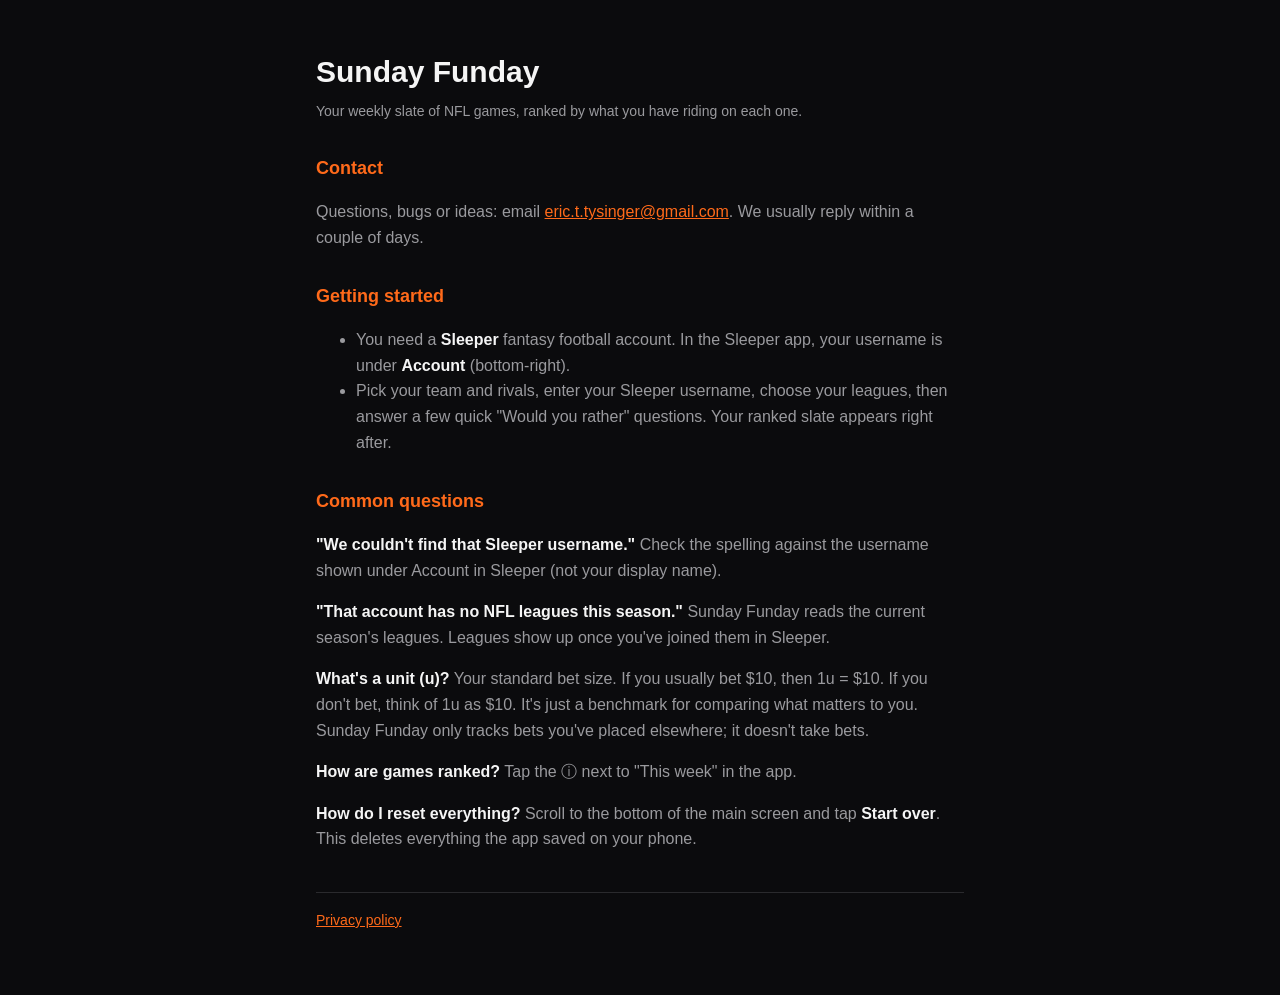
<file: index.html>
<!doctype html>
<html lang="en">
<head>
<meta charset="utf-8">
<meta name="viewport" content="width=device-width, initial-scale=1">
<title>Sunday Funday Support</title>
<link rel="stylesheet" href="style.css">
</head>
<body>
<main>
<h1>Sunday Funday</h1>
<p class="date">Your weekly slate of NFL games, ranked by what you have riding on each one.</p>

<h2>Contact</h2>
<p>Questions, bugs or ideas: email <a href="mailto:eric.t.tysinger@gmail.com">eric.t.tysinger@gmail.com</a>. We usually reply within a couple of days.</p>

<h2>Getting started</h2>
<ul>
<li>You need a <strong>Sleeper</strong> fantasy football account. In the Sleeper app, your username is under <strong>Account</strong> (bottom-right).</li>
<li>Pick your team and rivals, enter your Sleeper username, choose your leagues, then answer a few quick "Would you rather" questions. Your ranked slate appears right after.</li>
</ul>

<h2>Common questions</h2>
<p><strong>"We couldn't find that Sleeper username."</strong> Check the spelling against the username shown under Account in Sleeper (not your display name).</p>
<p><strong>"That account has no NFL leagues this season."</strong> Sunday Funday reads the current season's leagues. Leagues show up once you've joined them in Sleeper.</p>
<p><strong>What's a unit (u)?</strong> Your standard bet size. If you usually bet $10, then 1u = $10. If you don't bet, think of 1u as $10. It's just a benchmark for comparing what matters to you. Sunday Funday only tracks bets you've placed elsewhere; it doesn't take bets.</p>
<p><strong>How are games ranked?</strong> Tap the ⓘ next to "This week" in the app.</p>
<p><strong>How do I reset everything?</strong> Scroll to the bottom of the main screen and tap <strong>Start over</strong>. This deletes everything the app saved on your phone.</p>

<nav><a href="privacy.html">Privacy policy</a></nav>
</main>
</body>
</html>
</file>
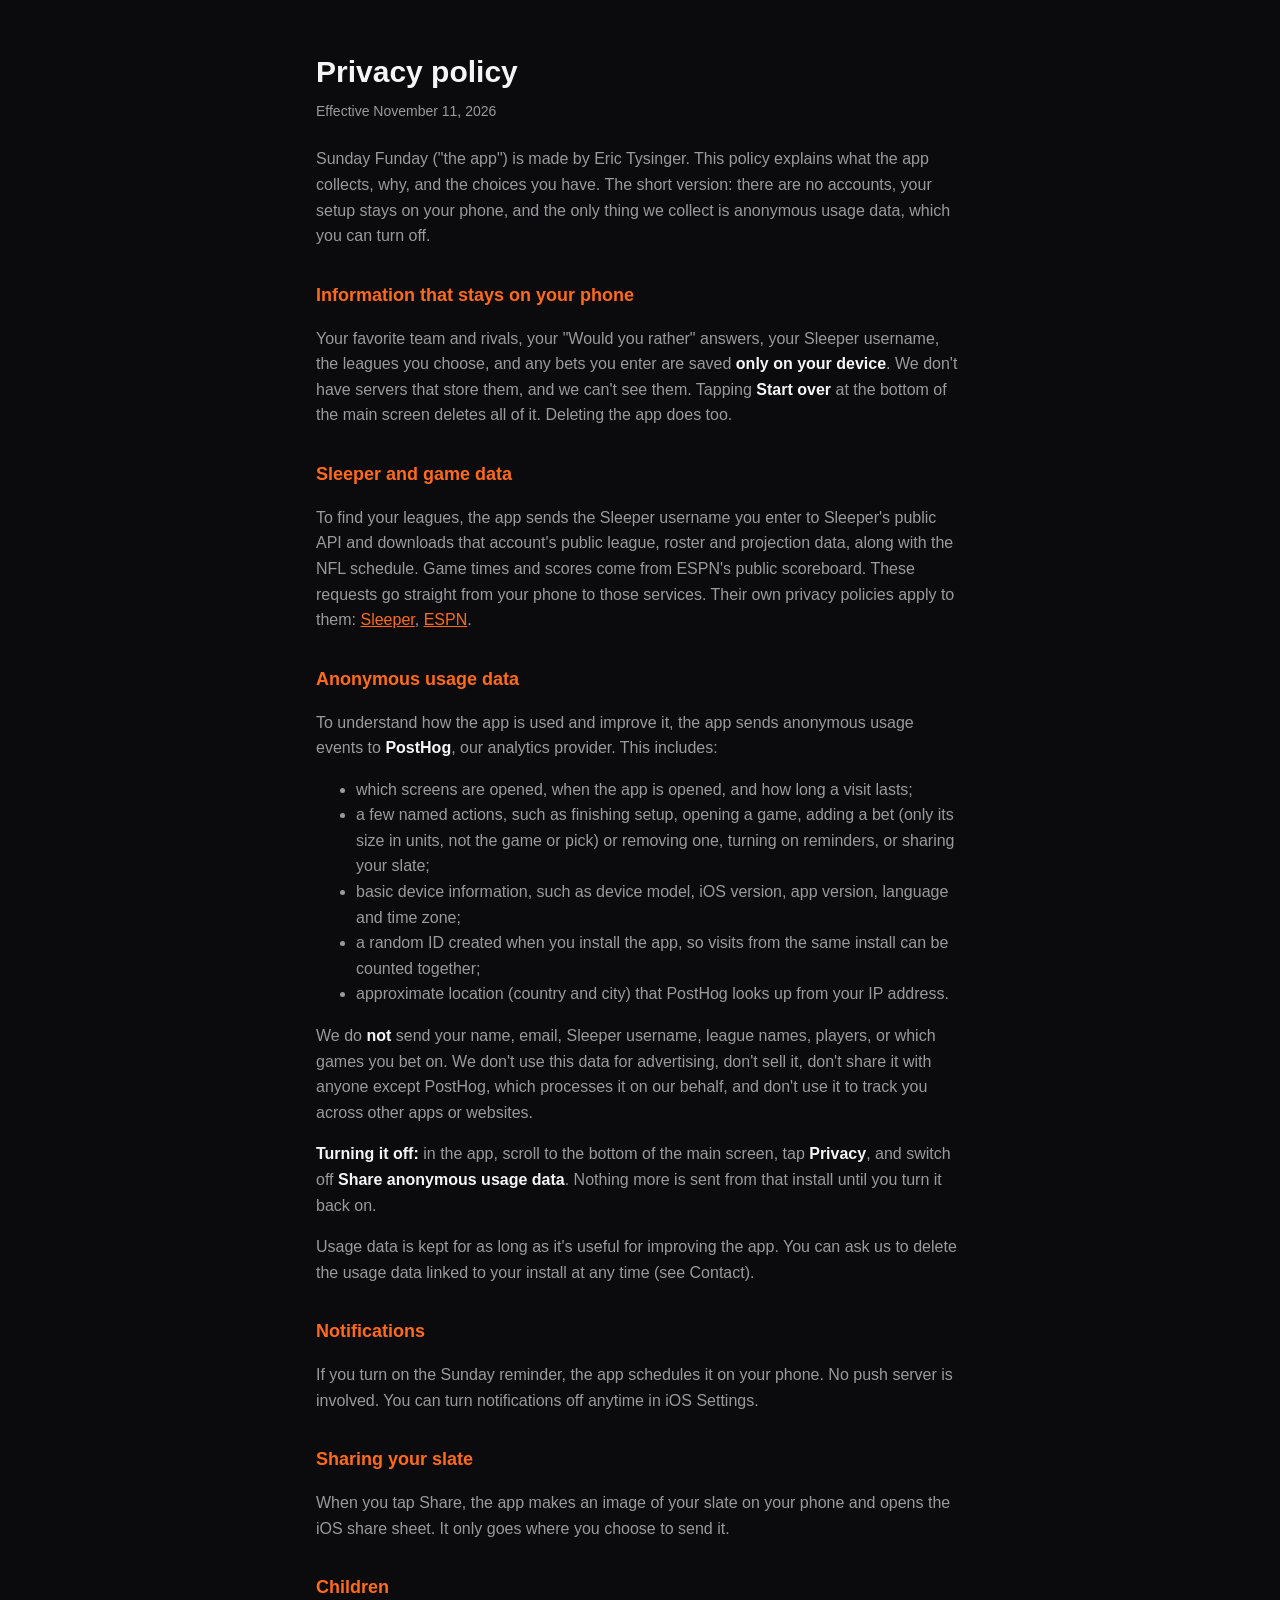
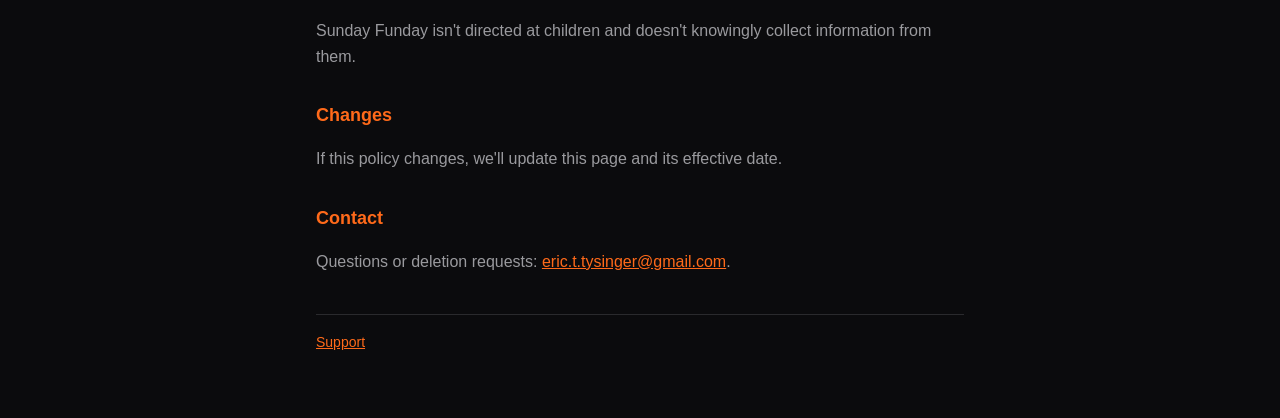
<file: privacy.html>
<!doctype html>
<html lang="en">
<head>
<meta charset="utf-8">
<meta name="viewport" content="width=device-width, initial-scale=1">
<title>Sunday Funday Privacy</title>
<link rel="stylesheet" href="style.css">
</head>
<body>
<main>
<h1>Privacy policy</h1>
<p class="date">Effective November 11, 2026</p>

<p>Sunday Funday ("the app") is made by Eric Tysinger. This policy explains what the app collects, why, and the choices you have. The short version: there are no accounts, your setup stays on your phone, and the only thing we collect is anonymous usage data, which you can turn off.</p>

<h2>Information that stays on your phone</h2>
<p>Your favorite team and rivals, your "Would you rather" answers, your Sleeper username, the leagues you choose, and any bets you enter are saved <strong>only on your device</strong>. We don't have servers that store them, and we can't see them. Tapping <strong>Start over</strong> at the bottom of the main screen deletes all of it. Deleting the app does too.</p>

<h2>Sleeper and game data</h2>
<p>To find your leagues, the app sends the Sleeper username you enter to Sleeper's public API and downloads that account's public league, roster and projection data, along with the NFL schedule. Game times and scores come from ESPN's public scoreboard. These requests go straight from your phone to those services. Their own privacy policies apply to them: <a href="https://sleeper.com/privacy">Sleeper</a>, <a href="https://privacy.thewaltdisneycompany.com/en/">ESPN</a>.</p>

<h2>Anonymous usage data</h2>
<p>To understand how the app is used and improve it, the app sends anonymous usage events to <strong>PostHog</strong>, our analytics provider. This includes:</p>
<ul>
<li>which screens are opened, when the app is opened, and how long a visit lasts;</li>
<li>a few named actions, such as finishing setup, opening a game, adding a bet (only its size in units, not the game or pick) or removing one, turning on reminders, or sharing your slate;</li>
<li>basic device information, such as device model, iOS version, app version, language and time zone;</li>
<li>a random ID created when you install the app, so visits from the same install can be counted together;</li>
<li>approximate location (country and city) that PostHog looks up from your IP address.</li>
</ul>
<p>We do <strong>not</strong> send your name, email, Sleeper username, league names, players, or which games you bet on. We don't use this data for advertising, don't sell it, don't share it with anyone except PostHog, which processes it on our behalf, and don't use it to track you across other apps or websites.</p>
<p><strong>Turning it off:</strong> in the app, scroll to the bottom of the main screen, tap <strong>Privacy</strong>, and switch off <strong>Share anonymous usage data</strong>. Nothing more is sent from that install until you turn it back on.</p>
<p>Usage data is kept for as long as it's useful for improving the app. You can ask us to delete the usage data linked to your install at any time (see Contact).</p>

<h2>Notifications</h2>
<p>If you turn on the Sunday reminder, the app schedules it on your phone. No push server is involved. You can turn notifications off anytime in iOS Settings.</p>

<h2>Sharing your slate</h2>
<p>When you tap Share, the app makes an image of your slate on your phone and opens the iOS share sheet. It only goes where you choose to send it.</p>

<h2>Children</h2>
<p>Sunday Funday isn't directed at children and doesn't knowingly collect information from them.</p>

<h2>Changes</h2>
<p>If this policy changes, we'll update this page and its effective date.</p>

<h2>Contact</h2>
<p>Questions or deletion requests: <a href="mailto:eric.t.tysinger@gmail.com">eric.t.tysinger@gmail.com</a>.</p>

<nav><a href="index.html">Support</a></nav>
</main>
</body>
</html>
</file>
<file: style.css>
:root{--bg:#0B0B0D;--text:#F5F5F5;--muted:#9A9A9E;--accent:#FF6A1A;--line:#2A2A2D}
*{box-sizing:border-box}
body{margin:0;background:var(--bg);color:var(--text);font:16px/1.6 -apple-system,BlinkMacSystemFont,"Segoe UI",Roboto,sans-serif}
main{max-width:680px;margin:0 auto;padding:48px 16px 64px}
h1{font-size:30px;margin:0 0 4px}
h2{color:var(--accent);font-size:18px;margin:32px 0 6px}
p,li{color:var(--muted)}
strong{color:var(--text)}
a{color:var(--accent)}
.date{font-size:14px;color:var(--muted);margin:0 0 24px}
nav{margin-top:40px;padding-top:16px;border-top:1px solid var(--line);font-size:14px}
</file>
